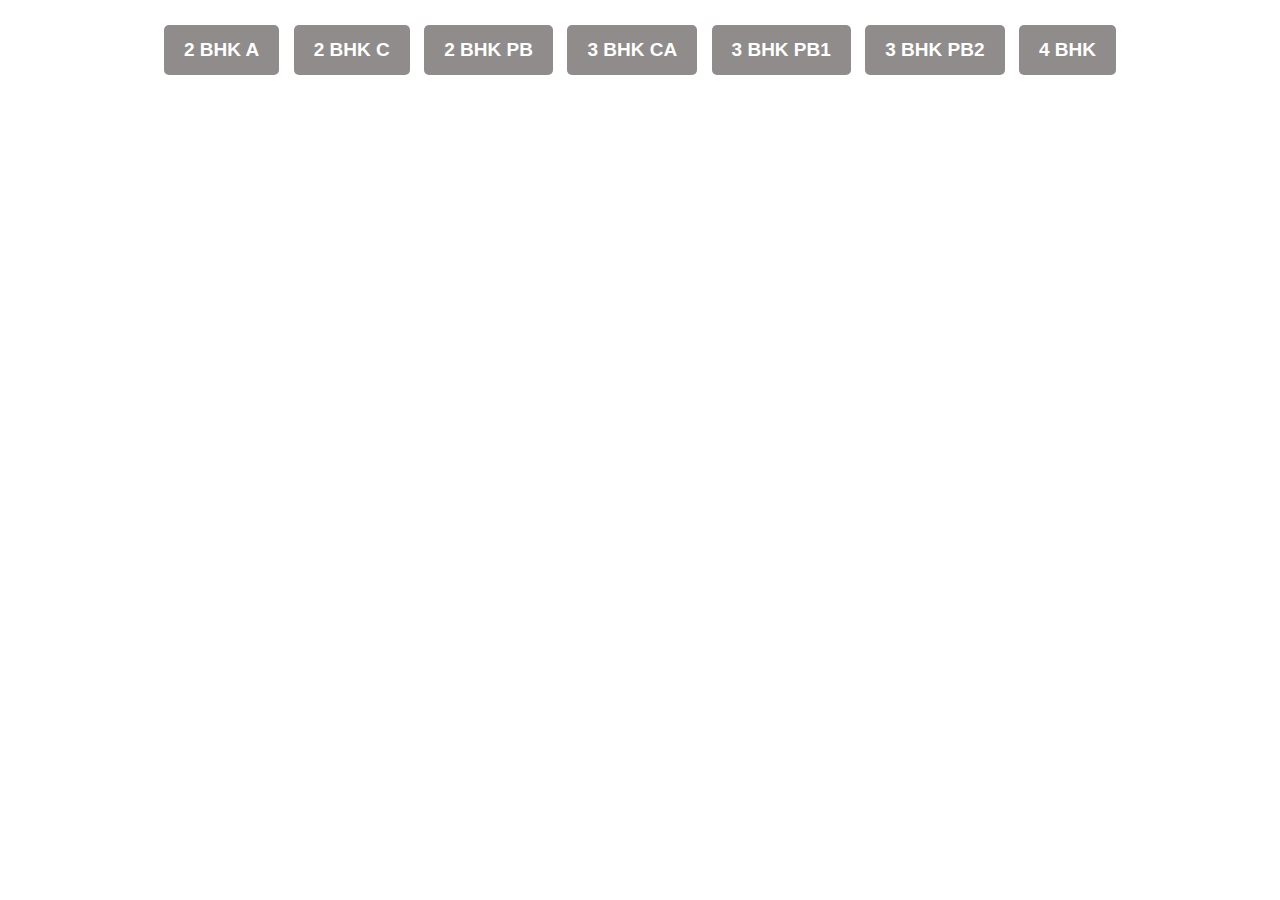
<file: floorplan.html>
<!DOCTYPE html>
<html lang="en">

<head>
    <meta charset="UTF-8">
    <meta name="viewport" content="width=device-width, initial-scale=1.0">
    <title>Interactive Image Gallery</title>
    <link rel="stylesheet" href="style.css">
</head>

<body>
    <div class="containeramam">
        <div class="button-containeram">
            <button class="image-buttonam" data-image="displayedam-image-1">2 BHK A</button>
            <button class="image-buttonam" data-image="displayedam-image-2">2 BHK C</button>
            <button class="image-buttonam" data-image="displayedam-image-3">2 BHK PB</button>
            <button class="image-buttonam" data-image="displayedam-image-4">3 BHK CA</button>
            <button class="image-buttonam" data-image="displayedam-image-5">3 BHK PB1</button>
            <button class="image-buttonam" data-image="displayedam-image-6">3 BHK PB2</button>
            <button class="image-buttonam" data-image="displayedam-image-7">4 BHK</button>
        </div>
        <div class="image-displayam">
            <img id="displayedam-image-1" src="images/Harita-Unit-Plan-1142x1142-px-2023-11-10-1-BHK-A.png" alt="Displayed Image">
        </div>
        <div class="image-displayam">
            <img id="displayedam-image-2" src="images/Harita-Unit-Plan-1142x1142-px-2023-11-10-2-BHK-C.png" alt="Displayed Image">
        </div>
        <div class="image-displayam">
            <img id="displayedam-image-3" src="images/Harita-Unit-Plan-1142x1142-px-2023-11-10-2-BHK-PB.png" alt="Displayed Image">
        </div>
        <div class="image-displayam">
            <img id="displayedam-image-4" src="images/Harita-Unit-Plan-1142x1142-px-2023-11-10-3-BHK-CA.png" alt="Displayed Image">
        </div>
        <div class="image-displayam">
            <img id="displayedam-image-5" src="images/Harita-Unit-Plan-1142x1142-px-2023-11-10-3-BHK-PB1.png" alt="Displayed Image">
        </div>
        <div class="image-displayam">
            <img id="displayedam-image-6" src="images/Harita-Unit-Plan-1142x1142-px-2023-11-10-3-BHK-PB2.png" alt="Displayed Image">
        </div>
        <div class="image-displayam">
            <img id="displayedam-image-7" src="images/Harita-Unit-Plan-1142x1142-px-2023-11-10-4-BHK.png" alt="Displayed Image">
        </div>
    </div>
    <script>
    document.addEventListener('DOMContentLoaded', function() {
        // Get all buttons with the class 'image-buttonam'
        const buttons = document.querySelectorAll('.image-buttonam');
        
        // Get all image display containers
        const imageDisplays = document.querySelectorAll('.image-displayam');
        
        // Function to hide all images first
        function hideAllImages() {
            imageDisplays.forEach(display => {
                display.style.display = 'none';
            });
        }
        
        // Hide all images initially (no default image showing)
        hideAllImages();
        
        // No initial button highlighting if you don't want anything selected by default
        
        // Add click event listeners to each button
        buttons.forEach(button => {
            button.addEventListener('click', function() {
                // Remove 'active' class from all buttons
                buttons.forEach(btn => {
                    btn.classList.remove('active');
                });
                
                // Add 'active' class to the clicked button
                this.classList.add('active');
                
                // Get the target image ID from the button's data attribute
                const targetImageId = this.getAttribute('data-image');
                
                // Hide all images first
                hideAllImages();
                
                // Find and show the target image
                const targetImage = document.getElementById(targetImageId);
                if (targetImage) {
                    targetImage.parentElement.style.display = 'block';
                } else {
                    console.error('Image with ID ' + targetImageId + ' not found');
                }
            });
        });
    });
   </script>
</body>

</html>
</file>
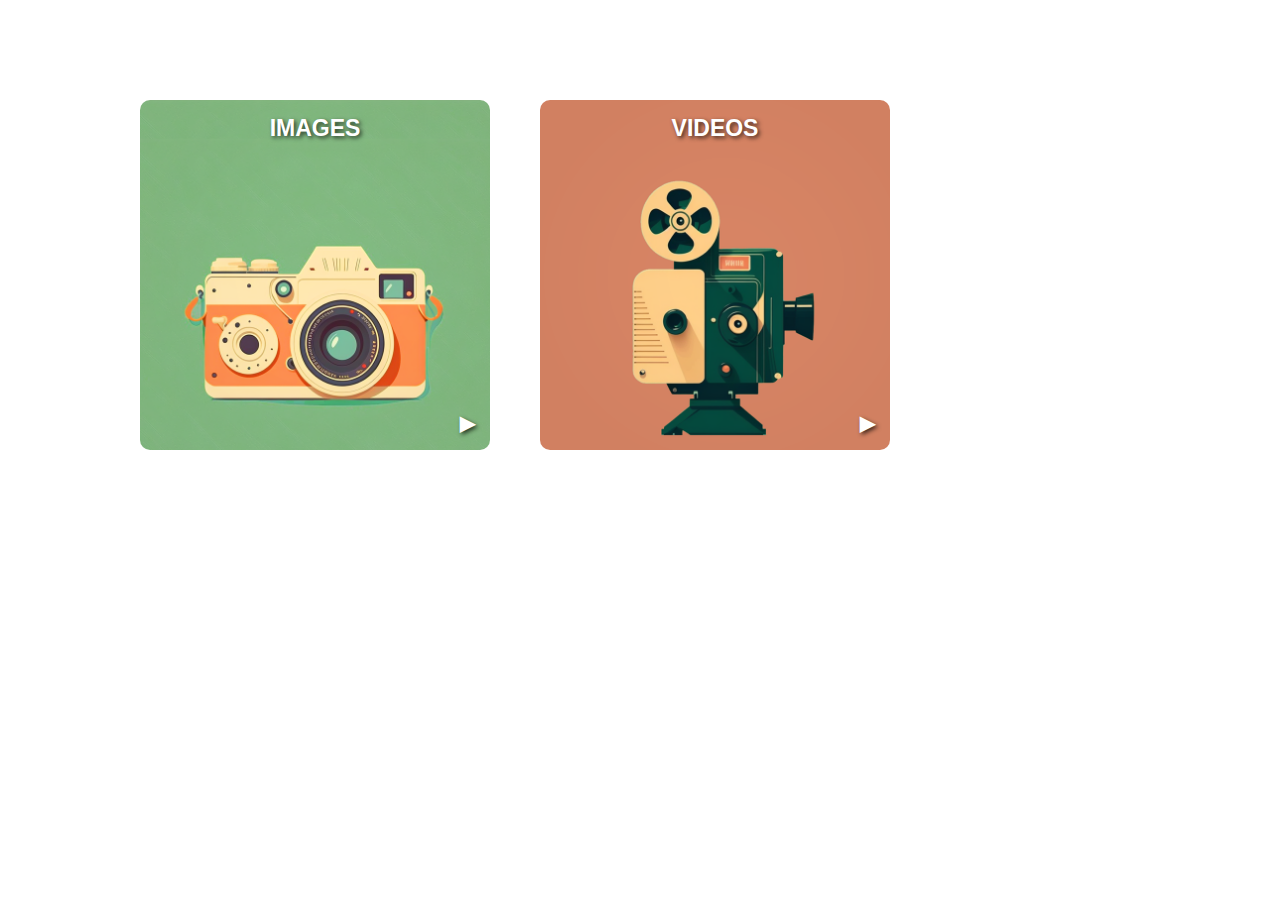
<file: gallery.html>
<!DOCTYPE html>
<html lang="en">

<head>
    <link rel="stylesheet" href="style.css">
</head>

<body>
    <div class="image-grid">
        <div class="grid-item" style="background-image: url('images/images-tile.png');">
            <div class="title">IMAGES</div>
            <div class="arrow" onclick="openPage('galleryimages.html')">▶</div>
        </div>

        <div class="grid-item" style="background-image: url('images/Video360-tile.png');">
            <div class="title">VIDEOS</div>
            <div class="arrow" onclick="openPage('galleryvideos.html')">▶</div>
        </div>
    </div>


    <script src="script.js"></script>
</body>

</html>
</file>
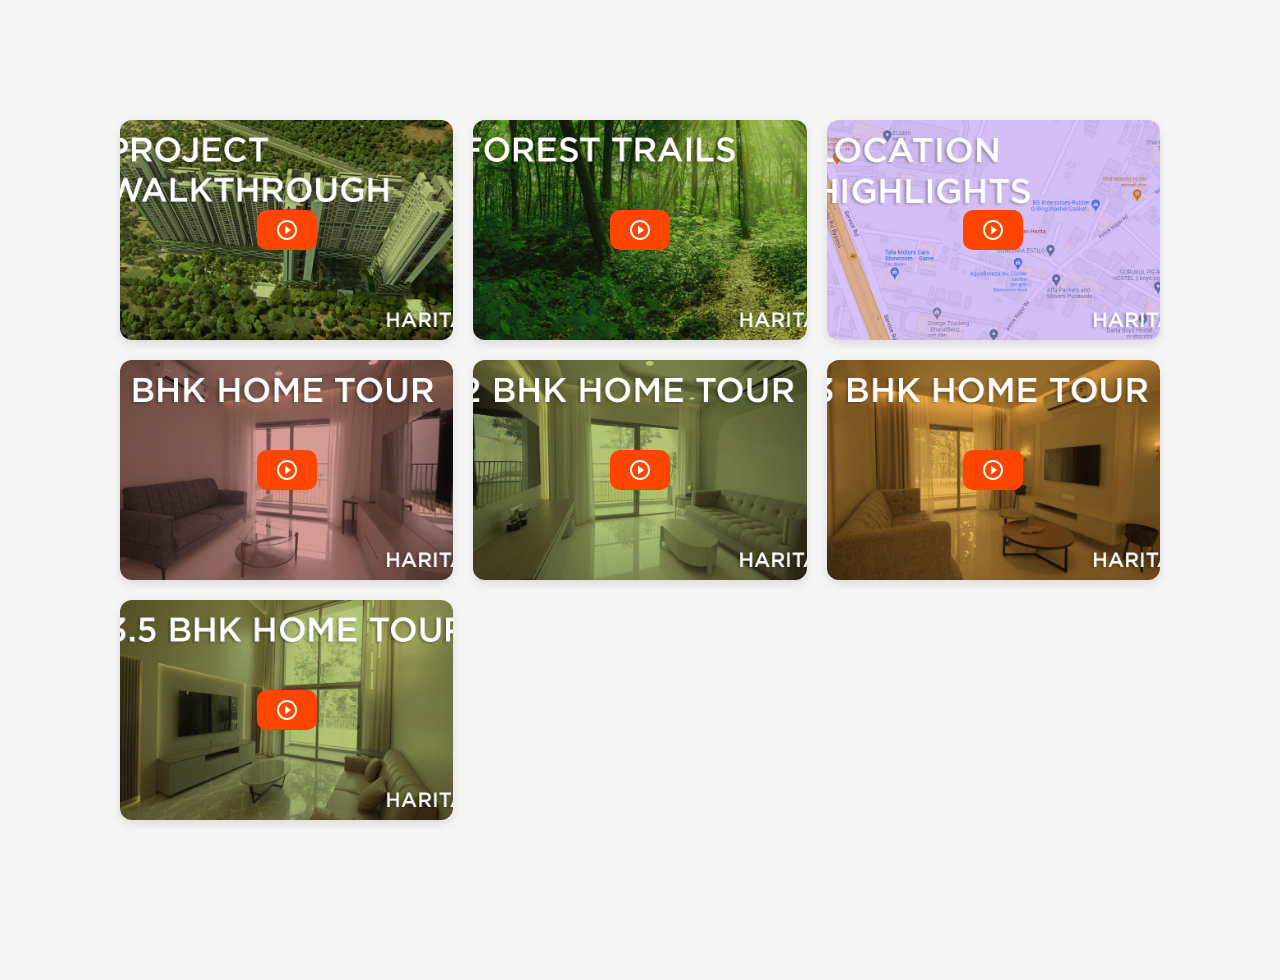
<file: galleryvideos.html>
<!DOCTYPE html>
<html lang="en">
<head>
    <meta charset="UTF-8">
    <meta name="viewport" content="width=device-width, initial-scale=1.0">
    <title>Harita Video Gallery</title>
    <style>
        * {
            margin: 0;
            padding: 0;
            box-sizing: border-box;
            font-family: Arial, sans-serif;
        }
        
        body {
            background-color: #f5f5f5;
            padding: 100px;
        }
        
        .container {
            max-width: 1200px;
            margin: 0 auto;
            padding: 20px;
        }
        
        .gridWrapper {
            display: grid;
            grid-template-columns: repeat(3, 1fr);
            gap: 20px;
        }
        
        .videoGridGap {
            margin-bottom: 40px;
        }
        
        @media (max-width: 992px) {
            .gridWrapper {
                grid-template-columns: repeat(2, 1fr);
            }
        }
        
        @media (max-width: 576px) {
            .gridWrapper {
                grid-template-columns: 1fr;
            }
        }
        
        .hoverTile {
            position: relative;
            border-radius: 12px;
            overflow: hidden;
            box-shadow: 0 4px 8px rgba(0, 0, 0, 0.1);
            cursor: pointer;
            height: 220px;
        }
        
        .hoverTile__img {
            width: 100%;
            height: 100%;
            object-fit: cover;
            transition: transform 0.3s ease;
        }
        
        .hoverTile:hover .hoverTile__img {
            transform: scale(1.05);
        }
        
        .youtube-icon::after {
            content: "";
            position: absolute;
            top: 50%;
            left: 50%;
            transform: translate(-50%, -50%);
            background-color: #ff4500;
            border-radius: 10px;
            width: 60px;
            height: 40px;
            display: flex;
            justify-content: center;
            align-items: center;
            background-image: url("data:image/svg+xml;charset=utf-8,%3Csvg xmlns='http://www.w3.org/2000/svg' viewBox='0 0 24 24' fill='white'%3E%3Cpath d='M10 16.5l6-4.5-6-4.5v9zM12 2C6.48 2 2 6.48 2 12s4.48 10 10 10 10-4.48 10-10S17.52 2 12 2zm0 18c-4.41 0-8-3.59-8-8s3.59-8 8-8 8 3.59 8 8-3.59 8-8 8z'/%3E%3C/svg%3E");
            background-repeat: no-repeat;
            background-position: center;
            background-size: 24px;
        }
        
        .video-title {
            position: absolute;
            top: 20px;
            left: 20px;
            color: white;
            font-size: 24px;
            font-weight: bold;
            text-shadow: 2px 2px 4px rgba(0, 0, 0, 0.5);
        }
        
        .brand-logo {
            position: absolute;
            bottom: 15px;
            right: 15px;
            color: white;
            font-size: 18px;
            font-weight: bold;
            text-shadow: 1px 1px 2px rgba(0, 0, 0, 0.7);
        }
        
        /* Modal Styles */
        .csModal {
            display: none;
            position: fixed;
            top: 0;
            left: 0;
            width: 100%;
            height: 100%;
            background-color: rgba(0, 0, 0, 0.9);
            z-index: 1000;
            justify-content: center;
            align-items: center;
        }
        
        .csModal--lg {
            padding: 20px;
        }
        
        .transparentArea {
            background-color: rgba(0, 0, 0, 0.9);
        }
        
        .csModalOut {
            position: absolute;
            top: 20px;
            right: 30px;
            color: white;
            font-size: 40px;
            cursor: pointer;
            z-index: 1001;
        }
        
        .csModalOut::before {
            content: "×";
        }
        
        .csModal__content {
            position: relative;
            width: 90%;
            max-width: 1200px;
        }
        
        .csModal__body {
            padding: 0;
        }
        
        .videoBlock {
            position: relative;
            padding-bottom: 56.25%; /* 16:9 Aspect Ratio */
            height: 0;
            overflow: hidden;
        }
        
        .videoBlock iframe {
            position: absolute;
            top: 0;
            left: 0;
            width: 100%;
            height: 100%;
            border: none;
        }
    </style>
</head>
<body>
    <!-- Video Gallery Grid -->
    <div class="container">
        <div class="gridWrapper gridWrapper--lg-grid3 videoGridGap">
            <a href="javascript:void(0);" modalin="Ny63GnWRmbc" class="hoverTile youtube-icon">
                <img src="images/VIDEO-THUMBNAILS-MASTER-Project-Walkthrough.jpg" class="hoverTile__img" alt="Project Walkthrough" />
              
            </a>
            
            <a href="javascript:void(0);" modalin="FrltazQZ-Co" class="hoverTile youtube-icon">
                <img src="images/VIDEO-THUMBNAILS-MASTER-2023-Forest-trails.jpg" class="hoverTile__img" alt="Forest Trails" />
               
            </a>
            
            <a href="javascript:void(0);" modalin="ZGiOxr3wm1I" class="hoverTile youtube-icon">
                <img src="images/VIDEO-THUMBNAILS-MASTER-2023-Location-Highlights-2.jpg" class="hoverTile__img" alt="Location Highlights" />
            
            </a>
            
            <a href="javascript:void(0);" modalin="f058wFZa6F4" class="hoverTile youtube-icon">
                <img src="images/VIDEO-THUMBNAILS-MASTER-2023-1-BHK-Home-Tour-1.jpg" class="hoverTile__img" alt="1 BHK Home Tour" />
                
            </a>
            
            <a href="javascript:void(0);" modalin="g91lUhyZHO8" class="hoverTile youtube-icon">
                <img src="images/VIDEO-THUMBNAILS-MASTER-2023-2-BHK-Home-Tour.jpg" class="hoverTile__img" alt="2 BHK Home Tour" />
               
            </a>
            
            <a href="javascript:void(0);" modalin="utq_PbeSK3k" class="hoverTile youtube-icon">
                <img src="images/VIDEO-THUMBNAILS-MASTER-2023-3-BHK-Home-Tour.jpg" class="hoverTile__img" alt="3 BHK Home Tour" />
               
            </a>
            <a href="javascript:void(0);" modalin="utq_PbeSK3k" class="hoverTile youtube-icon">
                <img src="images/VIDEO-THUMBNAILS-MASTER-2023-3.5-BHK-Home-Tour-1.jpg" class="hoverTile__img" alt="3 BHK Home Tour" />
               
            </a>
        </div>
    </div>
    
    <!-- YouTube Modal Popups -->
    <div class="csModal youTubeModal csModal--lg transparentArea insideModal" id="Ny63GnWRmbc">
        <span class="csModalOut videoModalOut"></span>
        <div class="csModal__content">
            <div class="csModal__body">
                <div class="videoBlock">
                    <iframe width="1175" height="700" src="https://www.youtube.com/embed/Ny63GnWRmbc" title="Project Walkthrough" frameborder="0" allow="accelerometer; autoplay; clipboard-write; encrypted-media; gyroscope; picture-in-picture; web-share" allowfullscreen></iframe>
                </div>
            </div>
        </div>
    </div>

    <div class="csModal youTubeModal csModal--lg transparentArea insideModal" id="FrltazQZ-Co">
        <span class="csModalOut videoModalOut"></span>
        <div class="csModal__content">
            <div class="csModal__body">
                <div class="videoBlock">
                    <iframe width="1175" height="700" src="https://www.youtube.com/embed/FrltazQZ-Co" title="Forest Trails" frameborder="0" allow="accelerometer; autoplay; clipboard-write; encrypted-media; gyroscope; picture-in-picture; web-share" allowfullscreen></iframe>
                </div>
            </div>
        </div>
    </div>

    <div class="csModal youTubeModal csModal--lg transparentArea insideModal" id="ZGiOxr3wm1I">
        <span class="csModalOut videoModalOut"></span>
        <div class="csModal__content">
            <div class="csModal__body">
                <div class="videoBlock">
                    <iframe width="1175" height="700" src="https://www.youtube.com/embed/ZGiOxr3wm1I" title="Location Highlights" frameborder="0" allow="accelerometer; autoplay; clipboard-write; encrypted-media; gyroscope; picture-in-picture; web-share" allowfullscreen></iframe>
                </div>
            </div>
        </div>
    </div>

    <div class="csModal youTubeModal csModal--lg transparentArea insideModal" id="f058wFZa6F4">
        <span class="csModalOut videoModalOut"></span>
        <div class="csModal__content">
            <div class="csModal__body">
                <div class="videoBlock">
                    <iframe width="1175" height="700" src="https://www.youtube.com/embed/f058wFZa6F4" title="1 BHK Home Tour" frameborder="0" allow="accelerometer; autoplay; clipboard-write; encrypted-media; gyroscope; picture-in-picture; web-share" allowfullscreen></iframe>
                </div>
            </div>
        </div>
    </div>

    <div class="csModal youTubeModal csModal--lg transparentArea insideModal" id="g91lUhyZHO8">
        <span class="csModalOut videoModalOut"></span>
        <div class="csModal__content">
            <div class="csModal__body">
                <div class="videoBlock">
                    <iframe width="1175" height="700" src="https://www.youtube.com/embed/g91lUhyZHO8" title="2 BHK Home Tour" frameborder="0" allow="accelerometer; autoplay; clipboard-write; encrypted-media; gyroscope; picture-in-picture; web-share" allowfullscreen></iframe>
                </div>
            </div>
        </div>
    </div>

    <div class="csModal youTubeModal csModal--lg transparentArea insideModal" id="utq_PbeSK3k">
        <span class="csModalOut videoModalOut"></span>
        <div class="csModal__content">
            <div class="csModal__body">
                <div class="videoBlock">
                    <iframe width="1175" height="700" src="https://www.youtube.com/embed/utq_PbeSK3k" title="3 BHK Home Tour" frameborder="0" allow="accelerometer; autoplay; clipboard-write; encrypted-media; gyroscope; picture-in-picture; web-share" allowfullscreen></iframe>
                </div>
            </div>
        </div>
    </div>
    
    <script>
        // Get all video links
        const videoLinks = document.querySelectorAll('.hoverTile');
        const closeButtons = document.querySelectorAll('.csModalOut');
        
        // Add click event to each video link
        videoLinks.forEach(link => {
            link.addEventListener('click', function() {
                const modalId = this.getAttribute('modalin');
                const modal = document.getElementById(modalId);
                if (modal) {
                    modal.style.display = 'flex';
                }
            });
        });
        
        // Add click event to close buttons
        closeButtons.forEach(button => {
            button.addEventListener('click', function() {
                const modal = this.closest('.csModal');
                if (modal) {
                    modal.style.display = 'none';
                    // Stop video playback when closing modal
                    const iframe = modal.querySelector('iframe');
                    if (iframe) {
                        const src = iframe.getAttribute('src');
                        iframe.setAttribute('src', '');
                        iframe.setAttribute('src', src);
                    }
                }
            });
        });
        
        // Close modal when clicking outside content
        document.addEventListener('click', function(event) {
            const modals = document.querySelectorAll('.csModal');
            modals.forEach(modal => {
                if (event.target === modal) {
                    modal.style.display = 'none';
                    // Stop video playback when closing modal
                    const iframe = modal.querySelector('iframe');
                    if (iframe) {
                        const src = iframe.getAttribute('src');
                        iframe.setAttribute('src', '');
                        iframe.setAttribute('src', src);
                    }
                }
            });
        });
        
        // Close modal with escape key
        document.addEventListener('keydown', function(event) {
            if (event.key === 'Escape') {
                const visibleModals = document.querySelectorAll('.csModal[style*="display: flex"]');
                visibleModals.forEach(modal => {
                    modal.style.display = 'none';
                    // Stop video playback when closing modal
                    const iframe = modal.querySelector('iframe');
                    if (iframe) {
                        const src = iframe.getAttribute('src');
                        iframe.setAttribute('src', '');
                        iframe.setAttribute('src', src);
                    }
                });
            }
        });
    </script>
</body>
</html>
</file>
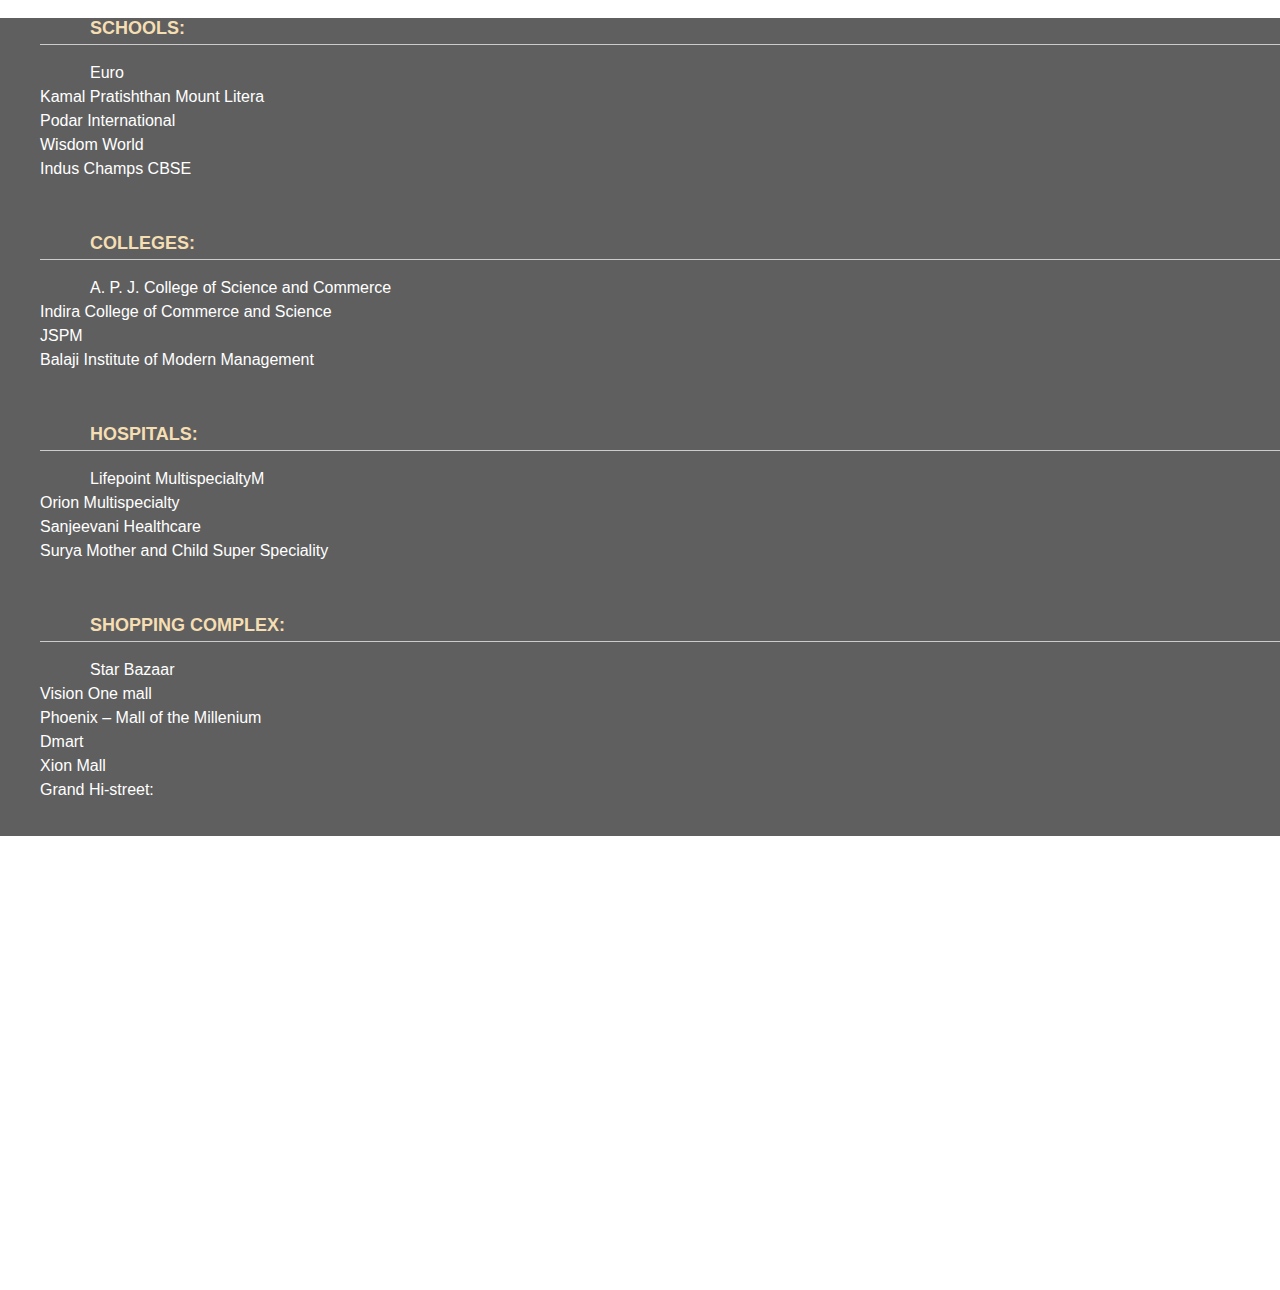
<file: location.html>
<!-- Location Modal -->
<!DOCTYPE html>
<html lang="en">

<head>
    <link rel="stylesheet" href="style.css">
</head>

<body>


    <div class="w350 location-order">
 
        <p class="detail-header headerUl">SCHOOLS:</p>
        <p class="detail-content">
            Euro<br />
            Kamal Pratishthan Mount Litera<br>
            Podar International<br>
            Wisdom World<br>
            Indus Champs CBSE</p><br>
        <p class="detail-header headerUl">COLLEGES:</p>
        <p class="detail-content">
            A. P. J. College of Science and Commerce<br />
Indira College of Commerce and Science<br>
JSPM<br>
Balaji Institute of Modern Management</p><br>
        <p class="detail-header headerUl">HOSPITALS:</p>
        <p class="detail-content">
            Lifepoint MultispecialtyM</br>
Orion Multispecialty<br>
Sanjeevani Healthcare<br>
Surya Mother and Child Super Speciality</p><br>
        <p class="detail-header headerUl">Shopping Complex:</p>
        <p class="detail-content"> Star Bazaar<br>
            Vision One mall<br>
            Phoenix – Mall of the Millenium<br>
            Dmart<br>
            Xion Mall<br>
            Grand Hi-street:</p><br>

    </div>

    <div class="locationBlock">
            <iframe src="https://www.google.com/maps/embed?pb=!1m18!1m12!1m3!1d3780.892855413439!2d73.7450287747102!3d18.62388836601112!2m3!1f0!2f0!3f0!3m2!1i1024!2i768!4f13.1!3m3!1m2!1s0x3bc2bb0bd1079877%3A0x158fddccc7a398fc!2sRohan%20Harita!5e0!3m2!1sen!2sin!4v1745298644249!5m2!1sen!2sin" width="600" height="450" style="border:0;" allowfullscreen="" loading="lazy" referrerpolicy="no-referrer-when-downgrade"></iframe>
    </div>

    </div>
    </div>


    <script src="script.js"></script>
</body>

</html>
</file>
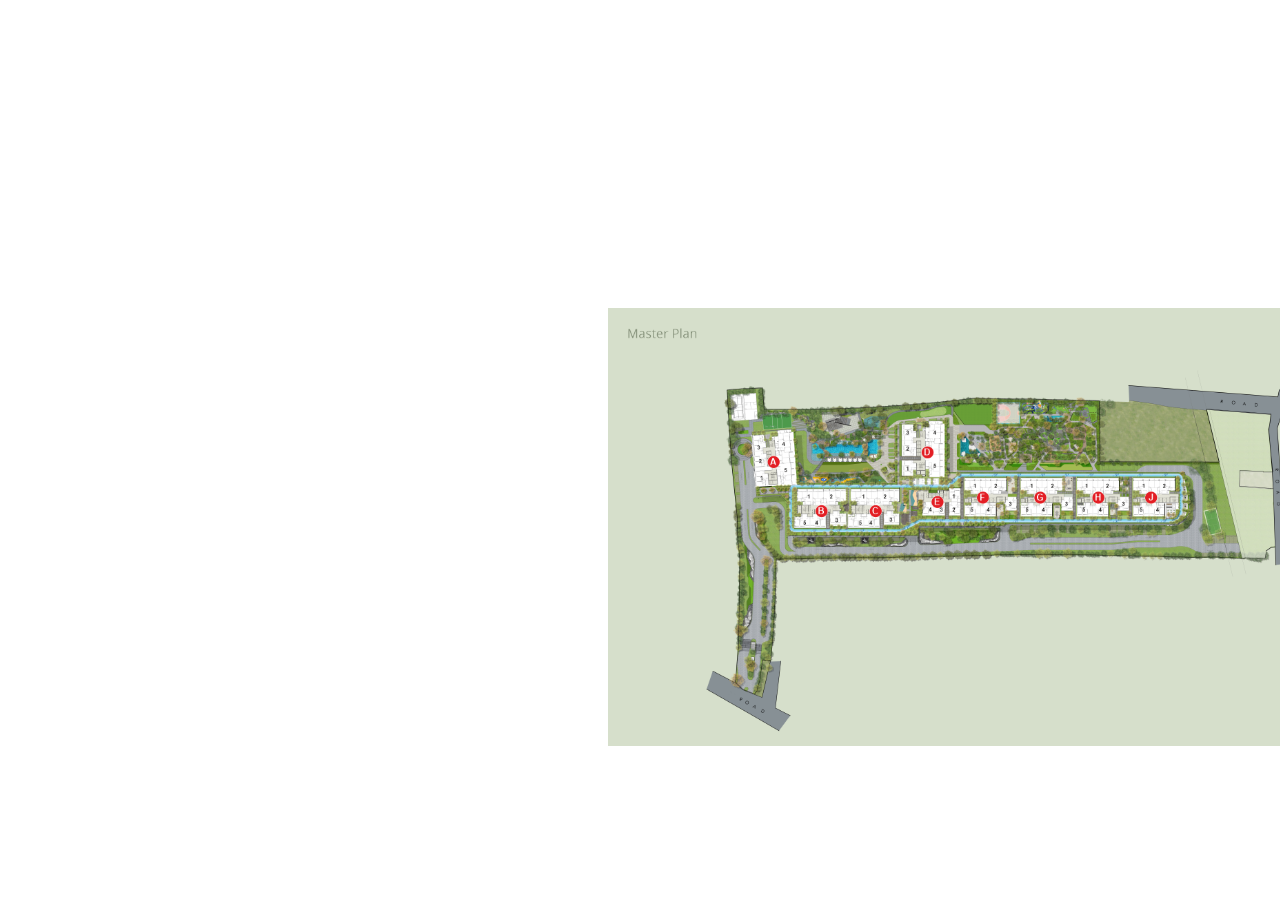
<file: masterplan.html>
<!DOCTYPE html>

<div class="mastersrc"
    style="width: 100%; max-width: 786px; height: 100%; padding-top: 300px; padding-left: 600px; padding-right: 250px;">
    <img src="images/Updated-Rohan-Harita-Master-Plan-1140x635-2023-10-13.png" alt="Menu" style="width: 100%; height: auto;">
</div>

</html>
</file>
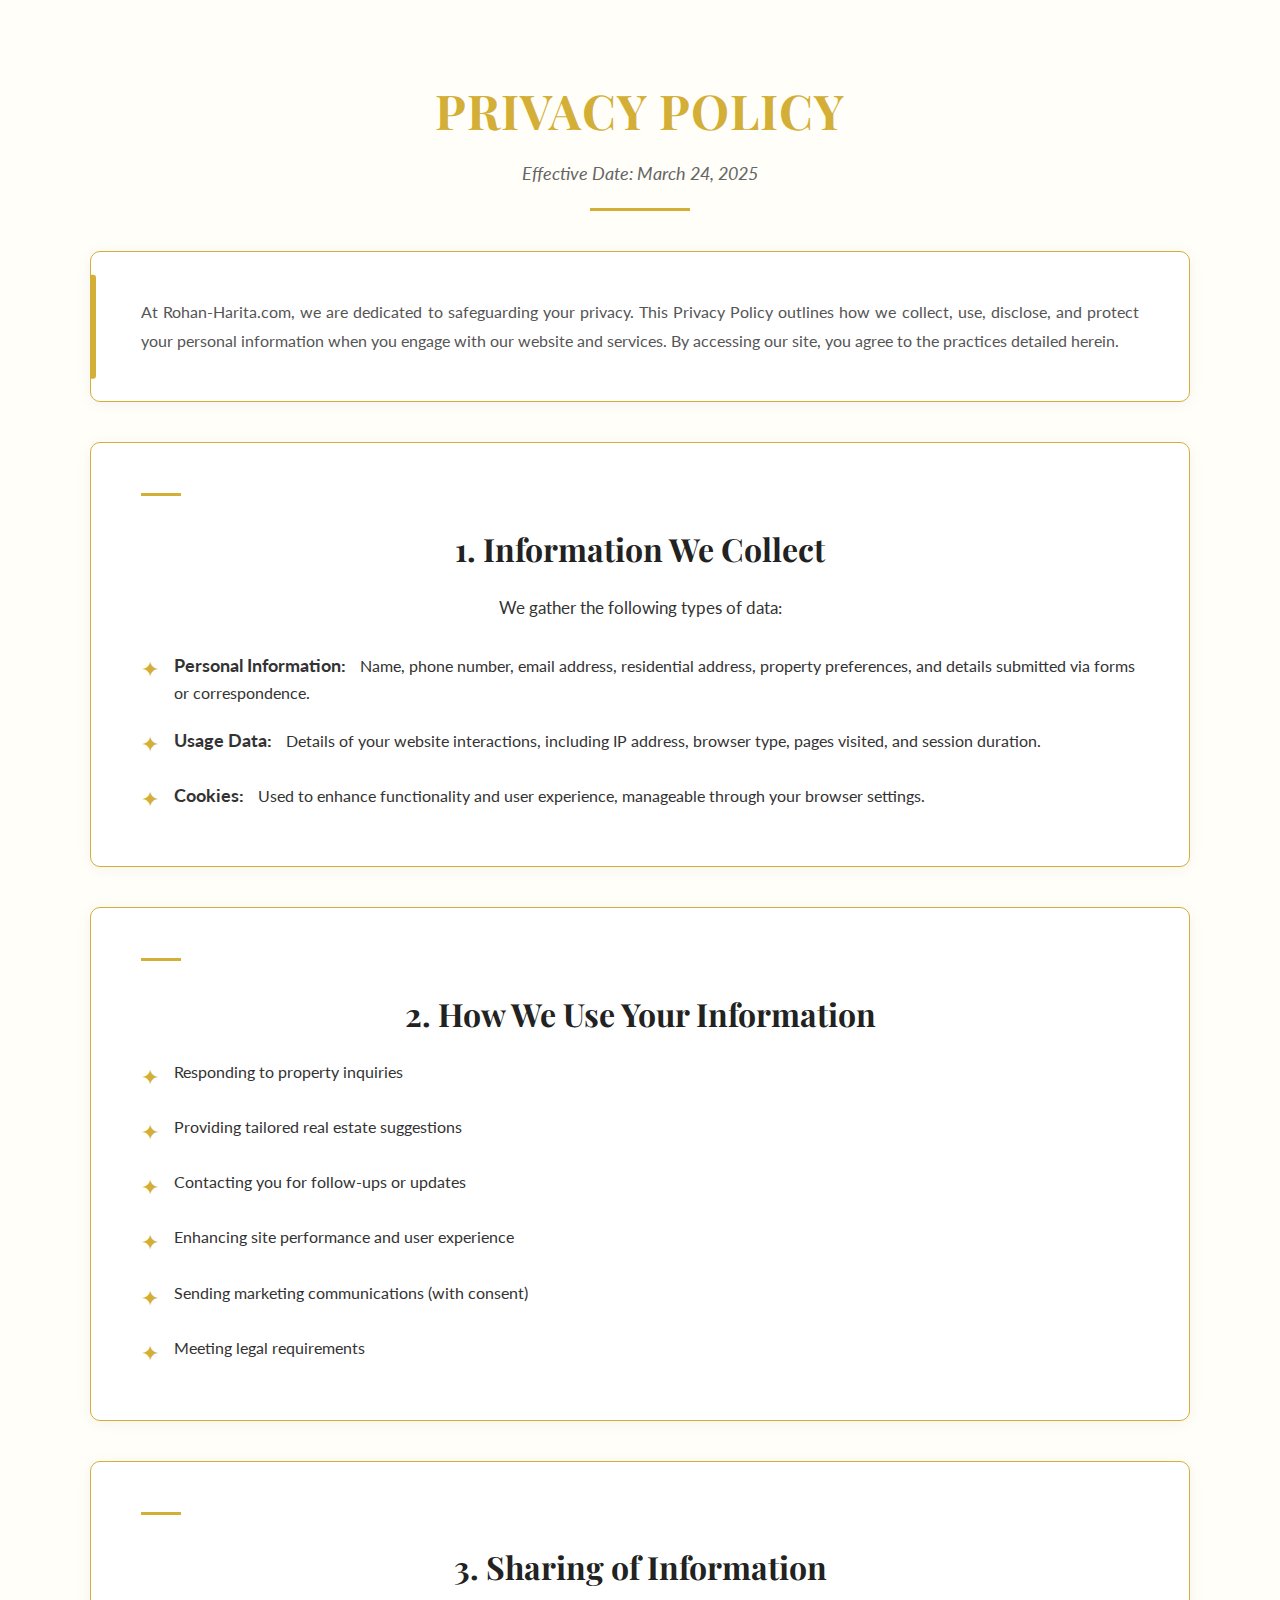
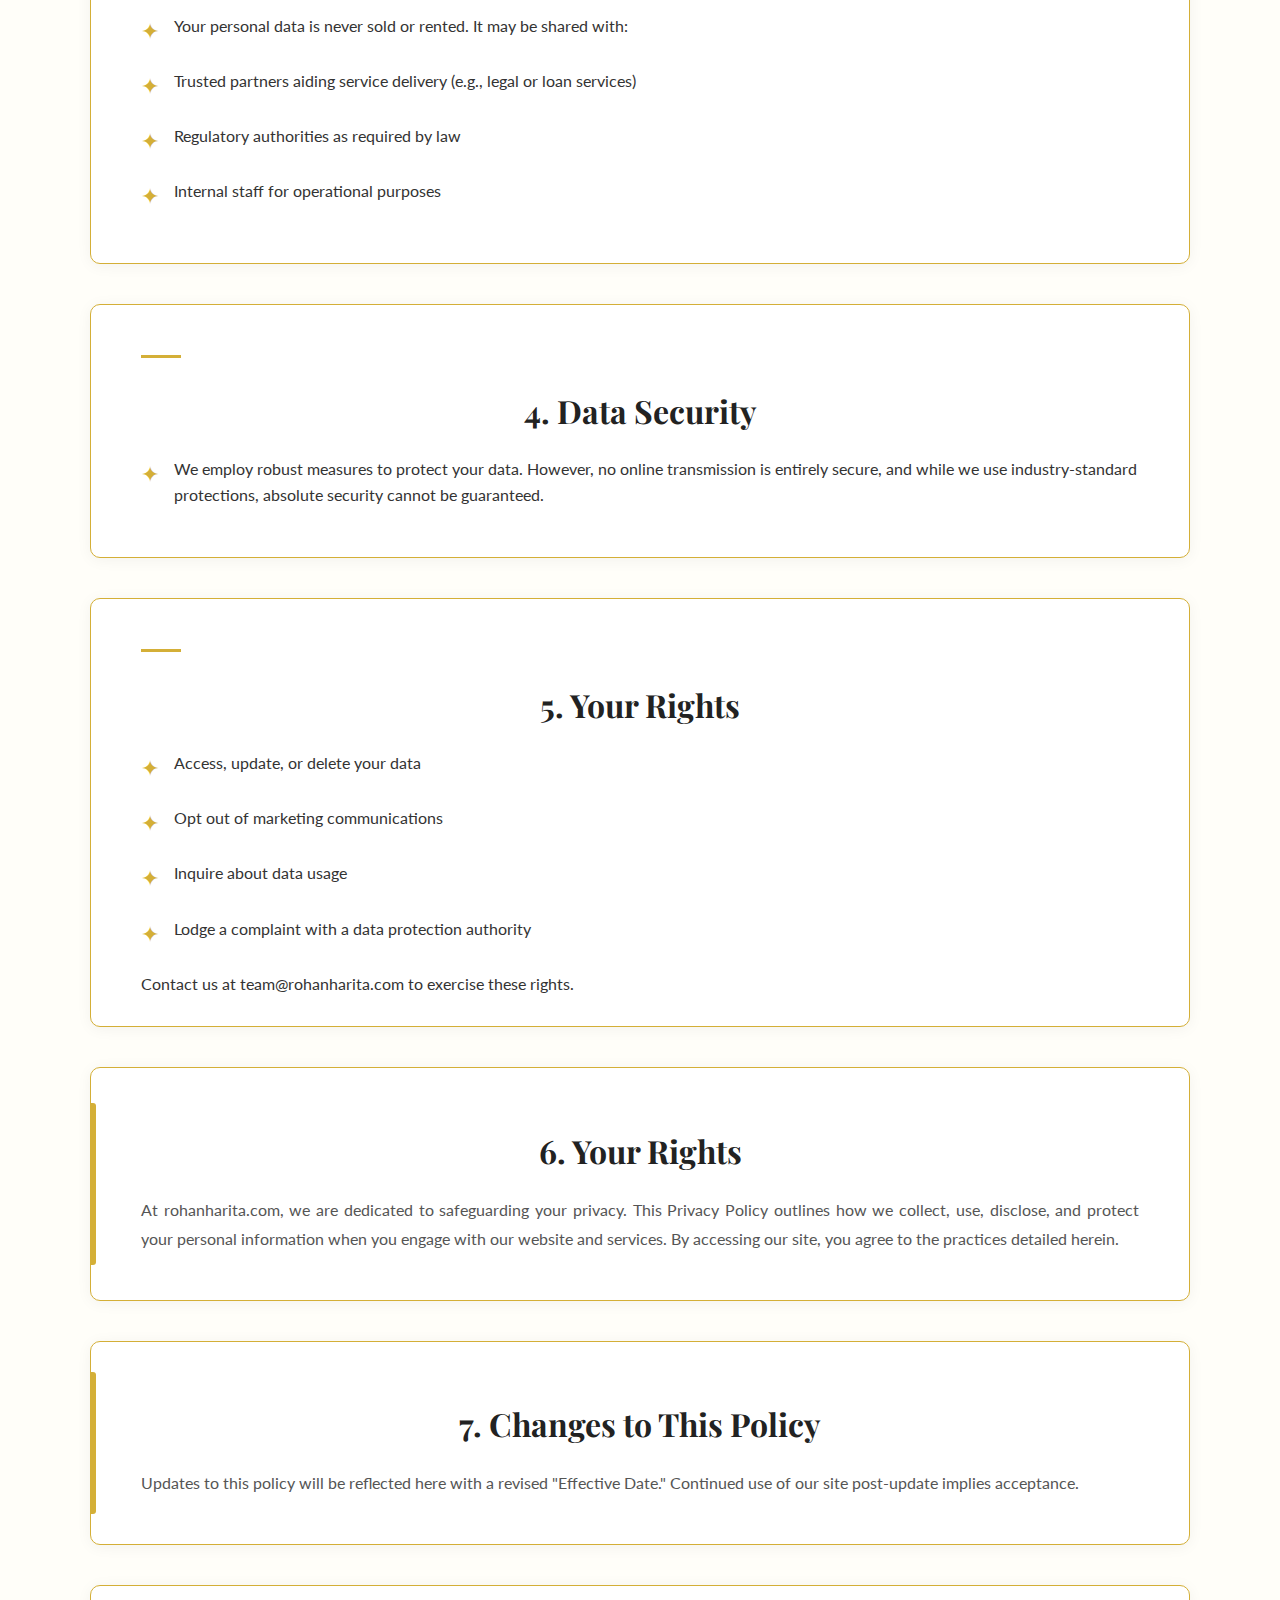
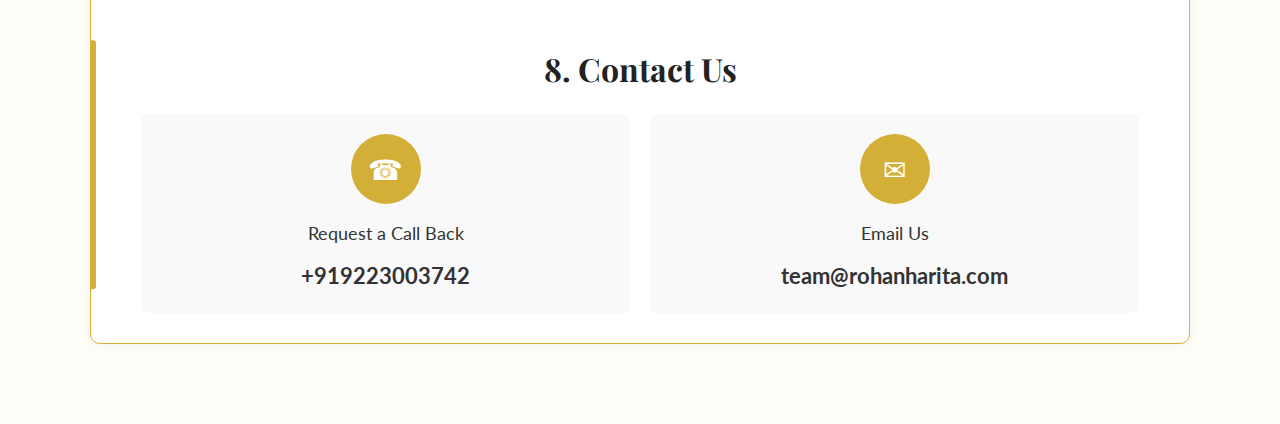
<file: privacy.html>
<!DOCTYPE html>
<html lang="en">
<head>
    <meta charset="UTF-8">
    <meta name="viewport" content="width=device-width, initial-scale=1.0">
    <title>Privacy Policy - Rohan-Harita</title>
    <style>
        @import url('https://fonts.googleapis.com/css2?family=Playfair+Display:wght@700&family=Lato:wght@400;700&display=swap');
        
        body {
            font-family: 'Lato', sans-serif;
            background-color: #fffef9;
            margin: 0;
            padding: 0;
            color: #333;
            line-height: 1.6;
        }
        .contact-options {
            display: flex;
            justify-content: space-between;
            flex-wrap: wrap;
            gap: 20px;
        }
        .contact-card {
            flex: 1;
            background-color: #f9f9f9;
            border-radius: 8px;
            padding: 20px;
            display: flex;
            flex-direction: column;
            align-items: center;
            min-width: 300px;
        }
        .icon-circle {
            background-color: #d4af37;
            width: 70px;
            height: 70px;
            border-radius: 50%;
            display: flex;
            justify-content: center;
            align-items: center;
            margin-bottom: 15px;
        }
        .icon {
            color: white;
            font-size: 28px;
        }
        .contact-label {
            font-size: 18px;
            margin-bottom: 10px;
        }
        .contact-value {
            font-size: 22px;
            font-weight: bold;
            color: #333;
        }
        .horizontal-line {
            border-top: 1px solid #e0e0e0;
            width: 100%;
            margin: 40px 0;
        }
        .container {
            max-width: 1100px;
            margin: 0 auto;
            padding: 40px 20px;
        }
        
        .header {
            text-align: center;
            margin-bottom: 40px;
        }
        
        h1 {
            font-family: 'Playfair Display', serif;
            font-size: 48px;
            color: #D4AF37;
            margin-bottom: 10px;
            letter-spacing: 1px;
        }
        
        .effective-date {
            font-style: italic;
            font-size: 18px;
            color: #666;
            margin-bottom: 20px;
        }
        
        .divider {
            width: 100px;
            height: 3px;
            background-color: #D4AF37;
            margin: 20px auto;
        }
        
        .intro-box {
            border: 1px solid #D4AF37;
            border-radius: 10px;
            padding: 30px 50px;
            margin-bottom: 40px;
            position: relative;
            background-color: #fff;
            box-shadow: 0 2px 15px rgba(0, 0, 0, 0.05);
        }
        
        .intro-box::before {
            content: "";
            position: absolute;
            left: 0;
            top: 50%;
            transform: translateY(-50%);
            width: 5px;
            height: 70%;
            background-color: #D4AF37;
            border-radius: 0 3px 3px 0;
        }
        
        .intro-text {
            font-size: 16px;
            line-height: 1.8;
            text-align: justify;
            color: #555;
        }
        
        .section {
            border: 1px solid #D4AF37;
            border-radius: 10px;
            padding: 30px 50px;
            margin-bottom: 40px;
            position: relative;
            background-color: #fff;
            box-shadow: 0 2px 15px rgba(0, 0, 0, 0.05);
        }
        
        .section-marker {
            width: 40px;
            height: 3px;
            background-color: #D4AF37;
            margin: 20px 0;
        }
        
        h2 {
            font-family: 'Playfair Display', serif;
            font-size: 32px;
            color: #222;
            text-align: center;
            margin-bottom: 20px;
        }
        
        .data-intro {
            text-align: center;
            margin-bottom: 30px;
            font-size: 17px;
        }
        
        .data-item {
            margin-bottom: 20px;
            display: flex;
            align-items: flex-start;
        }
        
        .data-icon {
            color: #D4AF37;
            font-size: 22px;
            margin-right: 15px;
            flex-shrink: 0;
        }
        
        .data-type {
            font-weight: bold;
            font-size: 18px;
            margin-right: 10px;
        }
        
        .data-description {
            font-size: 16px;
        }
        
        @media (max-width: 768px) {
            .container {
                padding: 20px;
            }
            
            h1 {
                font-size: 36px;
            }
            
            .intro-box, .section {
                padding: 20px 25px;
            }
            
            .intro-box::before {
                height: 60%;
            }
            
            .data-type {
                display: block;
                margin-bottom: 5px;
            }
        }
    </style>
</head>
<body>
    <div class="container">
        <div class="header">
            <h1>PRIVACY POLICY</h1>
            <div class="effective-date">Effective Date: March 24, 2025</div>
            <div class="divider"></div>
        </div>
        
        <div class="intro-box">
            <p class="intro-text">
                At Rohan-Harita.com, we are dedicated to safeguarding your privacy. This Privacy Policy outlines how we collect, use, disclose, and protect your personal information when you engage with our website and services. By accessing our site, you agree to the practices detailed herein.
            </p>
        </div>
        
        <div class="section">
            <div class="section-marker"></div>
            <h2>1. Information We Collect</h2>
            <p class="data-intro">We gather the following types of data:</p>
            
            <div class="data-item">
                <div class="data-icon">✦</div>
                <div>
                    <span class="data-type">Personal Information:</span>
                    <span class="data-description">Name, phone number, email address, residential address, property preferences, and details submitted via forms or correspondence.</span>
                </div>
            </div>
            
            <div class="data-item">
                <div class="data-icon">✦</div>
                <div>
                    <span class="data-type">Usage Data:</span>
                    <span class="data-description">Details of your website interactions, including IP address, browser type, pages visited, and session duration.</span>
                </div>
            </div>

<div class="data-item">
    <div class="data-icon">✦</div>
    <div>
        <span class="data-type">Cookies:</span>
        <span class="data-description">Used to enhance functionality and user experience, manageable through your browser settings.</span>
    </div>
</div>
</div>


<div class="section">
    <div class="section-marker"></div>
    <h2>2. How We Use Your Information</h2>
    
    <div class="data-item">
        <div class="data-icon">✦</div>
        <div class="data-description">Responding to property inquiries</div>
    </div>
    
    <div class="data-item">
        <div class="data-icon">✦</div>
        <div class="data-description">Providing tailored real estate suggestions</div>
    </div>
    
    <div class="data-item">
        <div class="data-icon">✦</div>
        <div class="data-description">Contacting you for follow-ups or updates</div>
    </div>
    
    <div class="data-item">
        <div class="data-icon">✦</div>
        <div class="data-description">Enhancing site performance and user experience</div>
    </div>
    
    <div class="data-item">
        <div class="data-icon">✦</div>
        <div class="data-description">Sending marketing communications (with consent)</div>
    </div>
    
    <div class="data-item">
        <div class="data-icon">✦</div>
        <div class="data-description">Meeting legal requirements</div>
    </div>
</div>


<div class="section">
    <div class="section-marker"></div>
    <h2>3. Sharing of Information</h2>
    
    <div class="data-item">
        <div class="data-icon">✦</div>
        <div class="data-description">Your personal data is never sold or rented. It may be shared with:</div>
    </div>
    
    <div class="data-item">
        <div class="data-icon">✦</div>
        <div class="data-description">Trusted partners aiding service delivery (e.g., legal or loan services)</div>
    </div>
    
    <div class="data-item">
        <div class="data-icon">✦</div>
        <div class="data-description">Regulatory authorities as required by law</div>
    </div>
    
    <div class="data-item">
        <div class="data-icon">✦</div>
        <div class="data-description">Internal staff for operational purposes</div>
    </div>
</div>

<div class="section">
    <div class="section-marker"></div>
    <h2>4. Data Security</h2>
    
    <div class="data-item">
        <div class="data-icon">✦</div>
        <div class="data-description">We employ robust measures to protect your data. However, no online transmission is entirely secure, and while we use industry-standard protections, absolute security cannot be guaranteed.</div>
    </div>
</div>

<div class="section">
    <div class="section-marker"></div>
    <h2>5. Your Rights</h2>
    
    <div class="data-item">
        <div class="data-icon">✦</div>
        <div class="data-description">Access, update, or delete your data</div>
    </div>
    
    <div class="data-item">
        <div class="data-icon">✦</div>
        <div class="data-description">Opt out of marketing communications</div>
    </div>
    
    <div class="data-item">
        <div class="data-icon">✦</div>
        <div class="data-description">Inquire about data usage</div>
    </div>
    
    <div class="data-item">
        <div class="data-icon">✦</div>
        <div class="data-description">Lodge a complaint with a data protection authority</div>
    </div>
    <div class="data-description">Contact us at team@rohanharita.com to exercise these rights.</div>

</div>


    <div class="intro-box">
        <h2>6. Your Rights</h2>
        <p class="intro-text">
            At rohanharita.com, we are dedicated to safeguarding your privacy. This Privacy Policy outlines how we collect, use, disclose, and protect your personal information when you engage with our website and services. By accessing our site, you agree to the practices detailed herein.
        </p>
    </div>

    <div class="intro-box">
        <h2>7. Changes to This Policy</h2>
        <p class="intro-text">
            Updates to this policy will be reflected here with a revised "Effective Date." Continued use of our site post-update implies acceptance.
        </p>
    </div>

    <div class="intro-box">
        <h2>8. Contact Us</h2>
        <p class="For inquiries about this policy, reach us at:"> 
        </p>
        <div class="contact-options">
            <div class="contact-card">
                <div class="icon-circle">
                    <span class="icon">&#9742;</span>
                </div>
                <div class="contact-label">Request a Call Back</div>
                <div class="contact-value">+919223003742</div>
            </div>
            
            <div class="contact-card">
                <div class="icon-circle">
                    <span class="icon">&#9993;</span>
                </div>
                <div class="contact-label">Email Us</div>
                <div class="contact-value">team@rohanharita.com</div>
            </div>
        </div>
    </div>
        </div>
    </div>
</body>
</html>
</file>
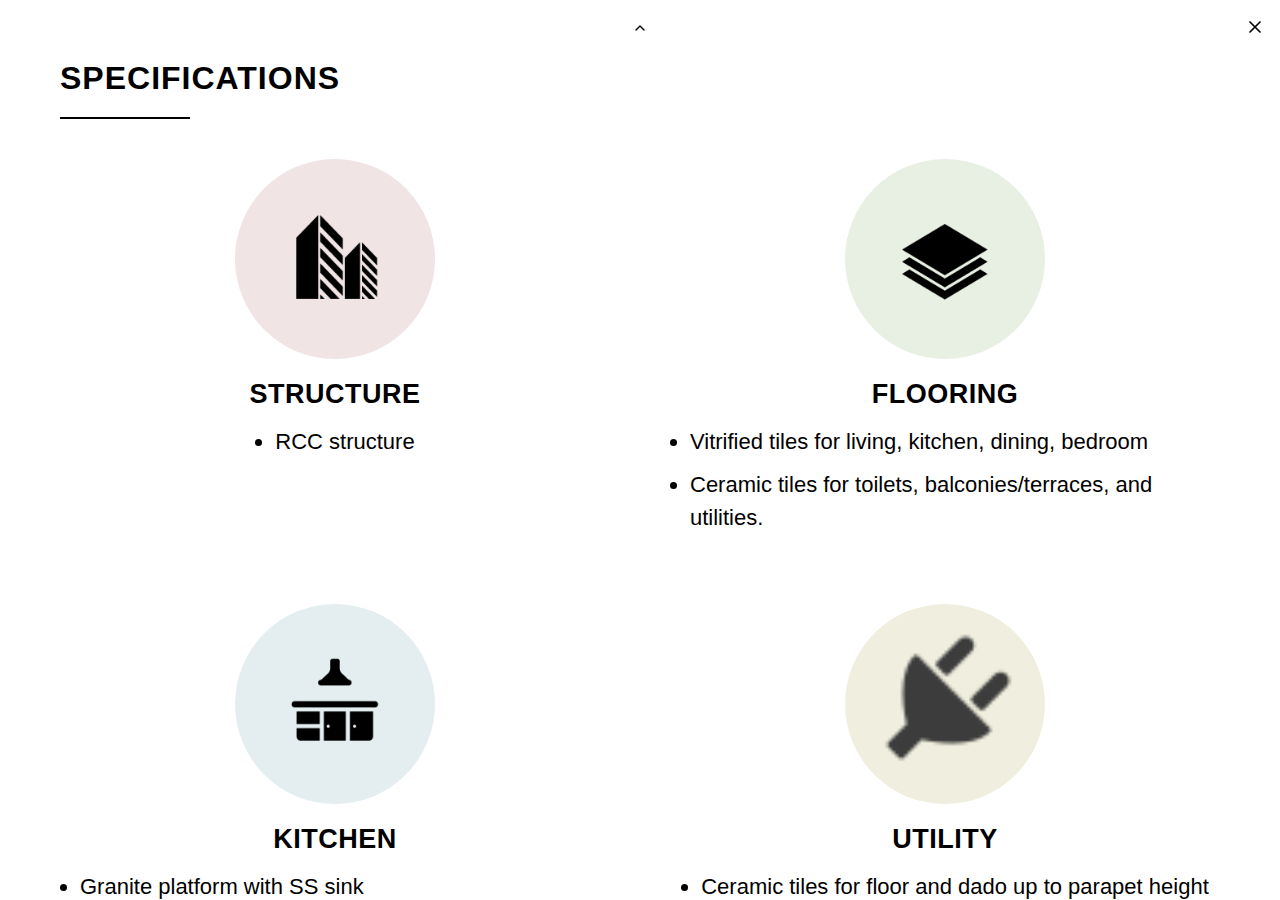
<file: specifications.html>
<!DOCTYPE html>
<html lang="en">
<head>
    <meta charset="UTF-8">
    <meta name="viewport" content="width=device-width, initial-scale=1.0">
    <title>Property Specifications</title>
    <style>
        /* Reset and base styles */
        * {
            margin: 0;
            padding: 0;
            box-sizing: border-box;
            font-family: 'Arial', sans-serif;
        }

        body {
            background-color: #fff;
            color: #000;
            padding: 20px;
        }

        /* Modal container */
        .modal {
            position: fixed;
            top: 0;
            left: 0;
            width: 100%;
            height: 100%;
            background-color: white;
            z-index: 1000;
            overflow-y: auto;
            padding: 40px 20px;
        }

        /* Close button */
        .close-button {
            position: fixed;
            top: 15px;
            right: 15px;
            font-size: 24px;
            background: none;
            border: none;
            cursor: pointer;
            z-index: 1001;
        }

        .close-button svg {
            width: 20px;
            height: 20px;
        }

        /* Scroll indicator */
        .scroll-indicator {
            position: fixed;
            top: 20px;
            right: 50%;
            transform: translateX(50%);
            z-index: 1001;
        }

        .scroll-indicator svg {
            width: 16px;
            height: 16px;
        }

        /* Specifications container */
        .specifications {
            max-width: 1200px;
            margin: 0 auto;
            padding: 20px;
        }

        .specifications h1 {
            font-size: 32px;
            font-weight: bold;
            margin-bottom: 20px;
            letter-spacing: 1px;
        }

        hr {
            width: 130px;
            border: 1px solid #000;
            margin-bottom: 40px;
        }

        /* Features grid */
        .features-grid {
            display: grid;
            grid-template-columns: repeat(2, 1fr);
            gap: 60px;
            margin-top: 20px;
        }

        .feature {
            display: flex;
            flex-direction: column;
            align-items: center;
            text-align: center;
        }

        .feature-icon {
            width: 200px;
            height: 200px;
            background-color: #f0e4e4;
            border-radius: 50%;
            display: flex;
            justify-content: center;
            align-items: center;
            margin-bottom: 20px;
        }

        .feature-icon.flooring {
            background-color: #e8f0e4;
        }

        .feature-icon.kitchen {
            background-color: #e4eef0;
        }

        .feature-icon.utility {
            background-color: #f0efdf;
        }

        .feature-icon img {
            width: 150px;
            height: 150px;
        }

        .feature h2 {
            font-size: 27px;
            font-weight: bold;
            margin-bottom: 15px;
            letter-spacing: 0.5px;
        }

        .feature ul {
            list-style-type: disc;
            text-align: left;
            padding-left: 20px;
        }

        .feature li {
            margin-bottom: 10px;
            line-height: 1.5;
            font-size: 22px;
        }

        /* Media queries for responsiveness */
        @media (max-width: 768px) {
            .features-grid {
                grid-template-columns: 1fr;
                gap: 40px;
            }
        }
    </style>
</head>
<body>
    <div class="modal">
        <!-- Close button (X) -->
        <button class="close-button">
            <svg xmlns="http://www.w3.org/2000/svg" viewBox="0 0 24 24" fill="none" stroke="currentColor" stroke-width="2" stroke-linecap="round" stroke-linejoin="round">
                <line x1="18" y1="6" x2="6" y2="18"></line>
                <line x1="6" y1="6" x2="18" y2="18"></line>
            </svg>
        </button>

        <!-- Scroll indicator -->
        <div class="scroll-indicator">
            <svg xmlns="http://www.w3.org/2000/svg" viewBox="0 0 24 24" fill="none" stroke="currentColor" stroke-width="2" stroke-linecap="round" stroke-linejoin="round">
                <polyline points="18 15 12 9 6 15"></polyline>
            </svg>
        </div>

        <div class="specifications">
            <h1>SPECIFICATIONS</h1>
            <hr>

            <div class="features-grid">
                <!-- Structure -->
                <div class="feature">
                    <div class="feature-icon">
                        <img src="images/Structure-icon.png" alt="Structure Icon">
                    </div>
                    <h2>STRUCTURE</h2>
                    <ul>
                        <li>RCC structure</li>
                    </ul>
                </div>

                <!-- Flooring -->
                <div class="feature">
                    <div class="feature-icon flooring">
                        <img src="images/Flooring-icon.png" alt="Flooring Icon">
                    </div>
                    <h2>FLOORING</h2>
                    <ul>
                        <li>Vitrified tiles for living, kitchen, dining, bedroom</li>
                        <li>Ceramic tiles for toilets, balconies/terraces, and utilities.</li>
                    </ul>
                </div>

                <!-- Kitchen -->
                <div class="feature">
                    <div class="feature-icon kitchen">
                        <img src="images/Kitchen-icon.png" alt="Kitchen Icon">
                    </div>
                    <h2>KITCHEN</h2>
                    <ul>
                        <li>Granite platform with SS sink</li>
                        <li>Glazed / Ceramic tile dado up to 2 ft. height above platform</li>
                    </ul>
                </div>

                <!-- Utility -->
                <div class="feature">
                    <div class="feature-icon utility">
                        <img src="images/utility.png" alt="Utility Icon">
                    </div>
                    <h2>UTILITY</h2>
                    <ul>
                        <li>Ceramic tiles for floor and dado up to parapet height</li>
                        <li>Inlet/outlet provision for washing</li>
                    </ul>
                </div>
                <div class="feature">
                    <div class="feature-icon kitchen">
                        <img src="images/Toilets-icon.png" alt="Kitchen Icon">
                    </div>
                    <h2>TOILETS</h2>
                    <ul>
                        <li>Ceramic flooring and dado up to lintel level</li>
                        <li>Repute make sanitary wares and CP fittings</li>
                        <li>Concealed plumbing</li>
                        <li>Slung piping with false ceiling in toilets</li>
                    </ul>
                </div>
                <div class="feature">
                    <div class="feature-icon kitchen">
                        <img src="images/electrical.png" alt="Kitchen Icon">
                    </div>
                    <h2>ELECTRICAL & AIR CONDITIONING</h2>
                    <ul>
                        <li>Concealed fire-resistant high-quality copper wiring</li>
                        <li>Ample light points with modular switches</li>
                        <li>Provision of exhaust point in kitchen and toilets</li>
                        <li>TV and AC point in all bedrooms and living room</li>
                        <li>Earth leakage circuit breaker</li>
                        <li>Video Door Phone facility for each apartment</li>
                        <li>DG back up for 1 light point and fan point</li>
                        <li>Adequate plugs in the kitchen for appliances</li>
                    </ul>
                </div>
                <div class="feature">
                    <div class="feature-icon kitchen">
                        <img src="images/doorsandwindows.png" alt="Kitchen Icon">
                    </div>
                    <h2>DOORS AND WINDOWS</h2>
                    <ul>
                        <li>Laminated main door and elegant internal flush doors</li>
                            <li> Premium quality fixtures and fittings</li>
                                <li> Powder-coated aluminum windows/doors with mosquito mesh</li>
                                    <li> Powder-coated aluminum openable door for utility</li>
                        <li>Glazed / Ceramic tile dado up to 2 ft. height above platform</li>
                    </ul>
                </div>
                <div class="feature">
                    <div class="feature-icon kitchen">
                        <img src="images/internalpaint.png" alt="Kitchen Icon">
                    </div>
                    <h2>INTERNAL PAINT</h2>
                    <ul>
                        <li>Internal walls with acrylic emulsion paint</li>
             
                    </ul>
                </div>
          
            </div>
        </div>
    </div>
</body>
</html>
</file>
<file: style.css>
@import url('https://fonts.googleapis.com/css2?family=Inter:wght@300;400;700&display=swap');

 * {
    box-sizing: border-box;
    
  } 
  
  body {
    font-family: Arial, sans-serif;
    margin: 0;
    padding: 0;
    text-align: center;
    overflow-x: hidden;
  max-width: 100%;
  }
  .slider-container {
    width: 100%;
    height: 95vh; /* Full viewport height */
    overflow: hidden;
    position: relative;
    margin: 0;
    padding: 0;
}

.slider {
    display: flex;
    width: 1200%; /* Adjust based on number of slides */
    height: 100%;
    animation: slide 24s infinite;
}

.slide {
    width: 8.33%; /* 100% ÷ 12 slides = 8.33%, adjust if different */
    height: 100%;
    flex-shrink: 0;
}

.slide img {
    width: 100%;
    height: 100%;
    object-fit: cover;
    object-position: center;
    display: block; /* Removes any inline gaps */
}


/* .slider-container {
    width: 100%;
    max-width: 2000px; */
    /* height: 550px; */
    /* height:650px; */
    /* overflow: hidden;
    position: relative;
}

.slider {
    display: flex;
    width: 1200%; 
    animation: slide 24s infinite;
}

.slide {
    width: 100vw;
    flex-shrink: 0;
}

.slide img {
    width: 100%; */
    /* height: 550px; */
    /* height:650px; */
    /* object-fit: cover;
    height: calc(100vh - 100px);
} */

/* Keyframes for sliding effect */
 @keyframes slide {
    0% { transform: translateX(0); }
    8.33% { transform: translateX(-100vw); }
    16.66% { transform: translateX(-200vw); }
    25% { transform: translateX(-300vw); }
    33.33% { transform: translateX(-400vw); }
    41.66% { transform: translateX(-500vw); }
    50% { transform: translateX(-600vw); }
    58.33% { transform: translateX(-700vw); }
    66.66% { transform: translateX(-800vw); }
    75% { transform: translateX(-900vw); }
    83.33% { transform: translateX(-1000vw); }
    91.66% { transform: translateX(-1100vw); }
    100% { transform: translateX(0); }
} 

/******************************************/



/* Rohan Builders text styling */
.right {
    font-size: 50px;
    font-weight: bold;
    color: black;
    text-transform: uppercase;
    letter-spacing: 1px;
    padding-right: 95px;
   
}
 


.section-container {
    display: flex;
    width: 100%;
    padding: 20px;
    background-color: #f9f9f9;
    /* min-height: 100vh; */
}

.left-part {
    width: 20%;
    padding: 20px;
    display: flex;
    flex-direction: column;
    justify-content: flex-start;
    align-items: center;
    text-align: center;
}

.right-part {
    width: 75%;
    padding: 20px;
    /* display: flex;
    flex-direction: column;
    justify-content: space-between; */
    text-align: left;
}

.main-title {
    font-size: 36px;
    font-weight: bold;
    color: #000;
    margin-bottom: 5px;
}

.location-subtitle {
    font-size: 24px;
    font-weight: normal;
    color: #000;
}

.description-text {
    font-size: 22px;
    line-height: 1.6;
    color: #000;
    /* margin-bottom: 30px; */
    text-align: justify;
}

.property-details {
    display: flex;
    align-items: flex-start;
    margin-top: 20px;
    margin-bottom: 20px;
}

.building-icon {
    width: 100px;
    height: auto;
    margin-right: 15px;
}

.details-text {
    font-size: 16px;
    line-height: 1.4;
}

.details-text p {
    margin-bottom: 5px;
}

.qr-section {
    display: flex;
    gap: 20px;
}

.qr-image {
    width: 200px;
    height: 200px;
}
.whatsapp-icon {
    position: fixed;
    bottom: 20px;
    left: 20px;
}

.whatsapp-icon img {
    width: 50px;
}

  .image-grid {
  
    display: grid;
    grid-template-columns: repeat(3, 1fr);
    gap: 10px 50px;
    max-width: 1200px;
    width: 100%;
    grid-column-gap: 50px;
    grid-row-gap: 50px;
    padding-top: 100px;
    margin: 0 auto; /* Centers the grid horizontally */
    padding-left: 100px; /* Remove the left padding */
    padding-right: 0; /* Remove the right padding */ 

}

.grid-item {
    background-size: cover;
    background-position: center;
    height: 350px;
    width: 350px;
    color: white;
    font-size: 20px;
    font-weight: bold;
    display: flex;
    align-items: center;
    justify-content: center;
    text-transform: uppercase;
    text-shadow: 2px 2px 4px rgba(0, 0, 0, 0.7);
    border-radius: 10px;
    position: relative;
}


/*****************************************************************************************/

.title {
    position: absolute;
    top: 10px;
    left: 50%;
    transform: translateX(-50%);
    color: white;
    padding: 5px 10px;
    font-size: 23px;
    font-weight: bold;
}

.arrow {
    position: absolute;
    bottom: 10px;
    right: 10px;
    font-size: 20px;
    color: white;
    cursor: pointer;
    padding: 5px;
   
}



.form-container {

    padding: 30px;
    width: 1060px;
    max-width: 100%; 
    text-align: center;
    border-radius: 5px;
    padding-top: 50px;
    margin: 0 auto; 
    padding-left: 30px; 
    padding-right: 30px;
}

.form-header h2 {
    font-size: 22px;
    font-weight: bold;
}

.form-header p {
    font-size: 14px;
    color: #555;
}
form {
    display: flex;
    flex-direction: column;
    gap: 35px; /* Adds spacing between rows */
    margin-top: 15px;
}

.input-row {
    display: flex;
    gap: 15px; /* Adds spacing between inputs */
}

input, select, button {
    flex: 1; /* Makes all fields equal width */
    padding: 12px;
    font-size: 22px;
    border: 2px solid black;
    border-radius: 5px;
    height: 60px;
}

button {
    font-weight: bold;
    background-color: black;
    color: white;
    border: none;
    cursor: pointer;
    height: 50px;
    font-size: 19px;
}



.brochure-container {
    margin-top: 30px;
    text-align: center;
}

.brochure-container h3 {
    font-size: 20px;
    font-weight: bold;
}

.download-btn {
    padding: 10px 20px;
    background-color: black;
    color: white;
    font-size: 14px;
    font-weight: bold;
    border: none;
    cursor: pointer;
}




/* Home Guide Section */
.home-guide-section {
    display: flex;
    justify-content: space-between;
    align-items: center;
    max-width: 1000px;
    margin: 50px auto; 
    background: white;
    padding: 40px;
    border-radius: 10px;
   
}

/* Text Content */
.guide-content {
    width: 55%;
}

h2 {
    font-size: 24px;
    font-weight: bold;
    margin-bottom: 15px;
}

p {
    font-size: 26px;
    color: #333;
    /* line-height: 1.6; */
      text-indent: 50px; 
     text-align: justify; 

}

a {
    color: blue;
    text-decoration: none;
    padding-left: 22px;
}

/* Image Container */
.guide-image {
    width: 40%;
    display: flex;
    justify-content: center;
}

.guide-image img {
    width: 100%;
    border-radius: 10px;
}

/* Footer */
footer {
    margin-top: 50px;
    padding: 20px;
    text-align: center;
    border-top: 1px solid #ccc;
}

.footer-content {
    display: flex;
    justify-content: space-between;
    align-items: center;
    max-width: 1000px;
    margin: auto;
}

.contact-btn {
    display: inline-block;
    padding: 10px 20px;
    background-color: black;
    color: white;
    text-decoration: none;
    font-weight: bold;
    border: none;
    border-radius: 5px;
    cursor: pointer;
    font-size: 18px;
    width: 300px;
    height: 60px;
    padding: 25px;
}

.social-links {
    display: flex;
    align-items: center;
    gap: 15px;
}

.social-links img {
    width: 50px;
    height: 50px;
}

@media screen and (max-width: 768px) {
    /* Navigation adjustments */
    /* nav {
      padding: 10px;
    }
    
    .hamburger img {
      width: 30px;
      height: 30px;
      padding-left: 5px;
    } */
    
    .right {
      /* font-size: 20px; */
      padding-right: 1000px;
      height: 20px;
      width: 10px;
    }
    
    /* Slider adjustments */
    .slider-container {
      height: 300px;
    }
    
    .slide img {
      height: 300px;
    }
    
    /* Container layout adjustments */
    .containerr {
      flex-direction: column;
      padding: 15px;
    }
    
    .left-section {
      text-align: center;
      padding: 10px;
    }
    
    .titlee {
      font-size: 28px;
      padding-left: 0;
      text-align: center;
    }
    
    .right-section {
      padding: 10px;
      text-align: justify;
    }
    
    .jan {
      font-size: 16px;
      line-height: 1.4;
    }
    
    /* Info section adjustments */
    .info {
      flex-direction: column;
      padding-left: 0;
      align-items: center;
      margin-top: 20px;
    }
    
    .icon {
      margin-bottom: 10px;
    }
    
    .qr-code {
      padding: 10px;
      text-indent: 0;
    }
    
    /* Grid layout adjustments */
    .image-grid {
      grid-template-columns: 1fr;
      padding: 30px;
      gap: 20px;
    }
    
    .grid-item {
      height: 200px;
    }
    
    /* Form container adjustments */
    .containerarm {
      width: 100%;
      height: auto;
    }
    
    .form-container {
      padding: 20px;
      width: 100%;
    }
    
    .input-row {
      flex-direction: column;
      gap: 10px;
    }
    
    /* Home guide section adjustments */
    .home-guide-section {
      flex-direction: column;
      padding: 20px;
      margin: 30px 15px;
    }
    
    .guide-content {
      width: 100%;
    }
    
    .guide-image {
      width: 100%;
      margin-top: 20px;
    }
    
    /* Footer adjustments */
    .footer-content {
      flex-direction: column;
      gap: 15px;
    }
    
    .social-links {
      margin-top: 15px;
      gap:1px;
    }
    
    .social-links span {
      display: block;
      margin-bottom: 10px;
    }
  }
  
  /* Additional responsiveness for extra small screens */
  @media screen and (max-width: 480px) {
    .titlee {
      font-size: 30px;
      display: ruby;
    }
    
    .subtitle {
      font-size: 30px;
      display: contents;
    }
    
    p {
      font-size: 15px;
      text-indent: 20px;
    }
    
    .slider-container {
      height: 250px;
    }
    
    .slide img {
      height: 250px;
    }
    
    .grid-item {
      height: 300px;
    }
    
    .title {
      font-size: 18px;
    }
    
    .guide-image img {
      width: 90%;
    }
    
    .whatsapp-icon {
      bottom: 10px;
      left: 10px;
    }
    
    .whatsapp-icon img {
      width: 40px;
    }
  }


 /******************************floor plan **************************/



.containeramam {
    width: 80%;
    margin: 0 auto;
    padding: 20px;
    text-align: center;
}

.button-containeram {
    margin-bottom: 20px;
}

.image-buttonam {
    padding: 10px 20px;
    margin: 5px;
    cursor: pointer;
    background-color: #908C8C;
    color: #fff;
    border: none;
    border-radius: 5px;
    transition: background-color 0.3s;
}

.image-buttonam:hover {
    background-color: black;
}

.image-displayam {
    display: none; /* Hide the image container initially */
}

#displayedam-image {
    max-width: 100%;
    height: 700px;
    border: 1px solid #ddd;
    border-radius: 5px;
    padding: 5px;
}

/**************************************Amentities****************/
/* Modal Styling */
.csModal {
    display: flex;
    justify-content: center;
    align-items: center;
    position: fixed;
    top: 0;
    left: 0;
    width: 100%;
    height: 100%;
    /* background: rgba(0, 0, 0, 0.5); */
    z-index: 1000;
}

.csModal__content {
    background: #fff;
    padding: 20px;
    border-radius: 10px;
    width: 70%;
    max-height: 90vh;
    overflow-y: auto;
}

.csModal__body {
    text-align: left;
}

/* Container and Grid */
.container {
    max-width: 1200px;
    margin: 0 auto;
}

.gridParent {
    display: flex;
    flex-direction: column;
    /* align-items: start; */
}

.gridWrapper {
    display: grid;
    grid-template-columns: repeat(3, 1fr);
    gap: 30px;
}

@media (max-width: 768px) {
    .gridWrapper {
        grid-template-columns: repeat(2, 1fr);
    }
}

/* Amenities Title */
.contentTitle {
    font-size: 35px;
    font-weight: bold;
    margin-bottom: 10px;
    text-transform: uppercase;
    color:white;
}

/* Feature Block */
.addedFeaturesBlock {
    display: flex;
    flex-direction: column;
    align-items: center;
    text-align: center;
}

/* Icon Background */
.featuresIconBg {
    width: 200px;
    height: 200px;
    border-radius: 50%;
    display: flex;
    justify-content: center;
    align-items: center;
    margin-bottom: 10px;
}

/* Feature Icons */
.addedFeatures--img {
    width: 100px;
    height: 100px;
}

/* Feature Text */
.addedFeatures--text {
    font-size: 22px;
    font-weight: 500;
    color: white;
}

/* Close Button */
.csModal .blackOut {
    position: absolute;
    top: 15px;
    right: 15px;
    font-size: 24px;
    cursor: pointer;
    color: black;
}



/***********************ARCHITECT*********************//* Architect's Note Styling */
.architect-container {
    display: flex;
    align-items: center;
    max-width: 900px;
    margin: auto;
    gap: 40px; /* Adjust spacing */
}

.architect-left {
    display: flex;
    flex-direction: column;
    align-items: center;
    text-align: center;
}

.architect-title {
    font-size: 22px;
    font-weight: bold;
    text-transform: uppercase;
    line-height: 1.2;
}

.architect-line {
    width: 40px;
    height: 1px;
    background-color: black;
    margin: 10px 0;
}

.architect-img {
    width: 60px; /* Adjust size as needed */
    height: auto;
    border-radius: 50%;
}

.architect-right {
    flex: 1;
    font-size: 16px;
    line-height: 1.6;
    color: #555;
}

.architect-text {
    font-size: 19px;
    line-height: 1.6;
    color: #555;
    margin-bottom: 10px;
    padding-top:30px;
}

/*************************LOCATION*****************************/
/* Container for layout */
.csModal__body {
    display: flex;
    justify-content: space-between;
    align-items: flex-start;
    background: #444; /* Adjust to match your design */
    padding: 20px;
    color: white;
}

.location-order {
    width: 100%;
    padding-left: 40px;
    background: #5F5F5F;
}

.detail-header {
    font-weight: bold;
    font-size: 18px;
    text-transform: uppercase;
    margin-bottom: 10px;
    border-bottom: 1px solid #ccc;
    padding-bottom: 5px;
    color: wheat;
}

.detail-content {
    font-size: 16px;
    line-height: 1.5;
    color: white;
}

.locationBlock {
    width: 55%;
}

.locationBlock iframe {
    width: 100%;
    height: 450px;
    border-radius: 10px;
}



/******************************************************VIDEOS***************************/


/* Modal Background */
.csModal {
    position: fixed;
    top: 0;
    left: 0;
    width: 100%;
    height: 100%;
    background: rgba(0, 0, 0, 0.7);
    display: flex;
    align-items: center;
    justify-content: center;
    z-index: 1000;
}

.csModal__content {
    max-width: 80%;
    padding: 20px;
    background: transparent;
}

.gridWrapper {
    display: grid;
    grid-template-columns: repeat(3, 1fr);
    gap: 20px;
}

/* Video Thumbnails */
.hoverTile {
    position: relative;
    overflow: hidden;
    border-radius: 12px;
    transition: transform 0.3s ease;
}

.hoverTile:hover {
    transform: scale(1.05);
}

.hoverTile__img {
    width: 100%;
    border-radius: 12px;
    display: block;
    transition: opacity 0.3s ease;
}

/* Overlay with Title and Play Button */
.hoverTile::before {
    content: attr(data-title);
    position: absolute;
    top: 10%;
    left: 10%;
    color: white;
    font-size: 1.4rem;
    font-weight: bold;
    text-shadow: 2px 2px 4px rgba(0, 0, 0, 0.5);
}

.hoverTile::after {
    content: url('https://upload.wikimedia.org/wikipedia/commons/7/75/YouTube_social_white_red.png');
    position: absolute;
    width: 50px;
    height: 35px;
    top: 50%;
    left: 50%;
    transform: translate(-50%, -50%);
    opacity: 0.9;
}

/* Responsive Design */
@media (max-width: 1024px) {
    .gridWrapper {
        grid-template-columns: repeat(2, 1fr);
    }
}

@media (max-width: 600px) {
    .gridWrapper {
        grid-template-columns: 1fr;
    }
}

.centered {
    position: absolute;
    top: 50%;
    left: 50%;
    transform: translate(-50%, -50%);
    font-size: 50px;
    font-family: Arial, Helvetica, sans-serif;
    color: white;
}
    /* ////////////////////////////////////////////////FOORPLAN> */
    /* Modal container styling */
.modal {
    display: none;
    position: fixed;
    top: 0;
    left: 0;
    width: 100%;
    height: 100%;
    background-color: rgba(0, 0, 0, 0.85);
    z-index: 1000;
    overflow-y: auto;
}

/* Modal content */
.modal-content {
    position: relative;
    margin: 50px auto;
    max-width: 80%;
    max-height: 80%;
    display: flex;
    flex-direction: column;
    align-items: center;
}

/* Close button */
.close-button {
    position: absolute;
    top: 20px;
    right: 20px;
    font-size: 30px;
    color: white;
    cursor: pointer;
    background: none;
    border: none;
    z-index: 1001;
}

.close-button:hover {
    color: #ccc;
}

/* Button container */
.floor-plan-buttons {
    display: flex;
    justify-content: center;
    flex-wrap: wrap;
    gap: 10px;
    margin-bottom: 20px;
}

.floor-plan-button {
    padding: 10px 20px;
    background-color: #aaa;
    border: none;
    color: white;
    border-radius: 5px;
    cursor: pointer;
    font-weight: bold;
    transition: background-color 0.3s;
}

.floor-plan-button.active {
    background-color: #333;
}

.floor-plan-button:hover {
    background-color: #888;
}

/* Floor plan images */
.floor-plan-images {
    width: 100%;
    display: flex;
    justify-content: center;
    align-items: center;
}

.floor-plan-image {
    display: none;
    max-width: 100%;
    max-height: 70vh;
    object-fit: contain;
}

.floor-plan-image.active {
    display: block;
}

/* Floor plan title */
.floor-plan-title {
    color: white;
    text-align: center;
    margin-bottom: 20px;
    font-size: 24px;
}

/* Scrollbar styling */
.modal::-webkit-scrollbar {
    width: 10px;
}

.modal::-webkit-scrollbar-track {
    background: #333;
}

.modal::-webkit-scrollbar-thumb {
    background: #888;
    border-radius: 5px;
}

.modal::-webkit-scrollbar-thumb:hover {
    background: #555;
}

/* Media queries for responsiveness */
@media (max-width: 768px) {
    .modal-content {
        max-width: 95%;
    }
    
    .floor-plan-buttons {
        gap: 5px;
    }
    
    .floor-plan-button {
        padding: 8px 15px;
        font-size: 14px;
    }
}

/* ///////////////////////////////////////////////////// */

.image-buttonam.active {
    background-color: #333; 
    color: white;
}


.navigation {
    display: flex;
    justify-content: flex-end;
    align-items: center;
    padding: 15px 30px;
    background: white;
    position: absolute;
    width: 100%;
    z-index: 1000;
    box-sizing: border-box;
}

.logo-container {
    text-align: right;
}

.logo-image {
    height: 60px;
    max-width: 600px;
    width: auto;
}

/* Media query for mobile devices */
@media screen and (max-width: 768px) {
    .navigation {
        padding: 10px 15px;
    }
    
    .logo-image {
        height: 40px;
        max-width: 80%;
    }
}

/* For very small screens */
@media screen and (max-width: 480px) {
    .logo-image {
        height: 35px;
        max-width: 90%;
    }
}


/* Mobile styles - add these to your existing CSS */
@media (max-width: 768px) {
    .section-container {
        flex-direction: column;
        padding: 15px;
    }

    .left-part {
        width: 100%;
        padding: 10px;
        align-items: center;
        text-align: center;
        margin-bottom: 20px;
    }

    .right-part {
        width: 100%;
        padding: 10px;
    }

    .main-title {
        font-size: 30px;
    }

    .location-subtitle {
        font-size: 20px;
    }

    .description-text {
        font-size: 14px;
        text-align: justify;
    }

    .property-details {
        flex-direction: column;
        align-items: center;
        text-align: center;
        margin-top: 30px;
    }

    .building-icon {
        margin-right: 150px;
        /* margin-bottom: 15px; */
    }

    .details-text {
        text-align: center;
    }

    .qr-section {
        justify-content: center;
        flex-wrap: wrap;
        margin-top: 20px;
    }

    .qr-image {
        width: 120px;
        height: 120px;
    }
}

/* For very small screens */
@media (max-width: 480px) {
    .main-title {
        font-size: 26px;
    }
    
    .location-subtitle {
        font-size: 18px;
    }

    .description-text {
        font-size: 20px;
        text-align: justify;
    }

    .details-text {
        font-size: 14px;
    }

    .qr-image {
        width: 150px;
        height: 150px;
    }
}
</file>
